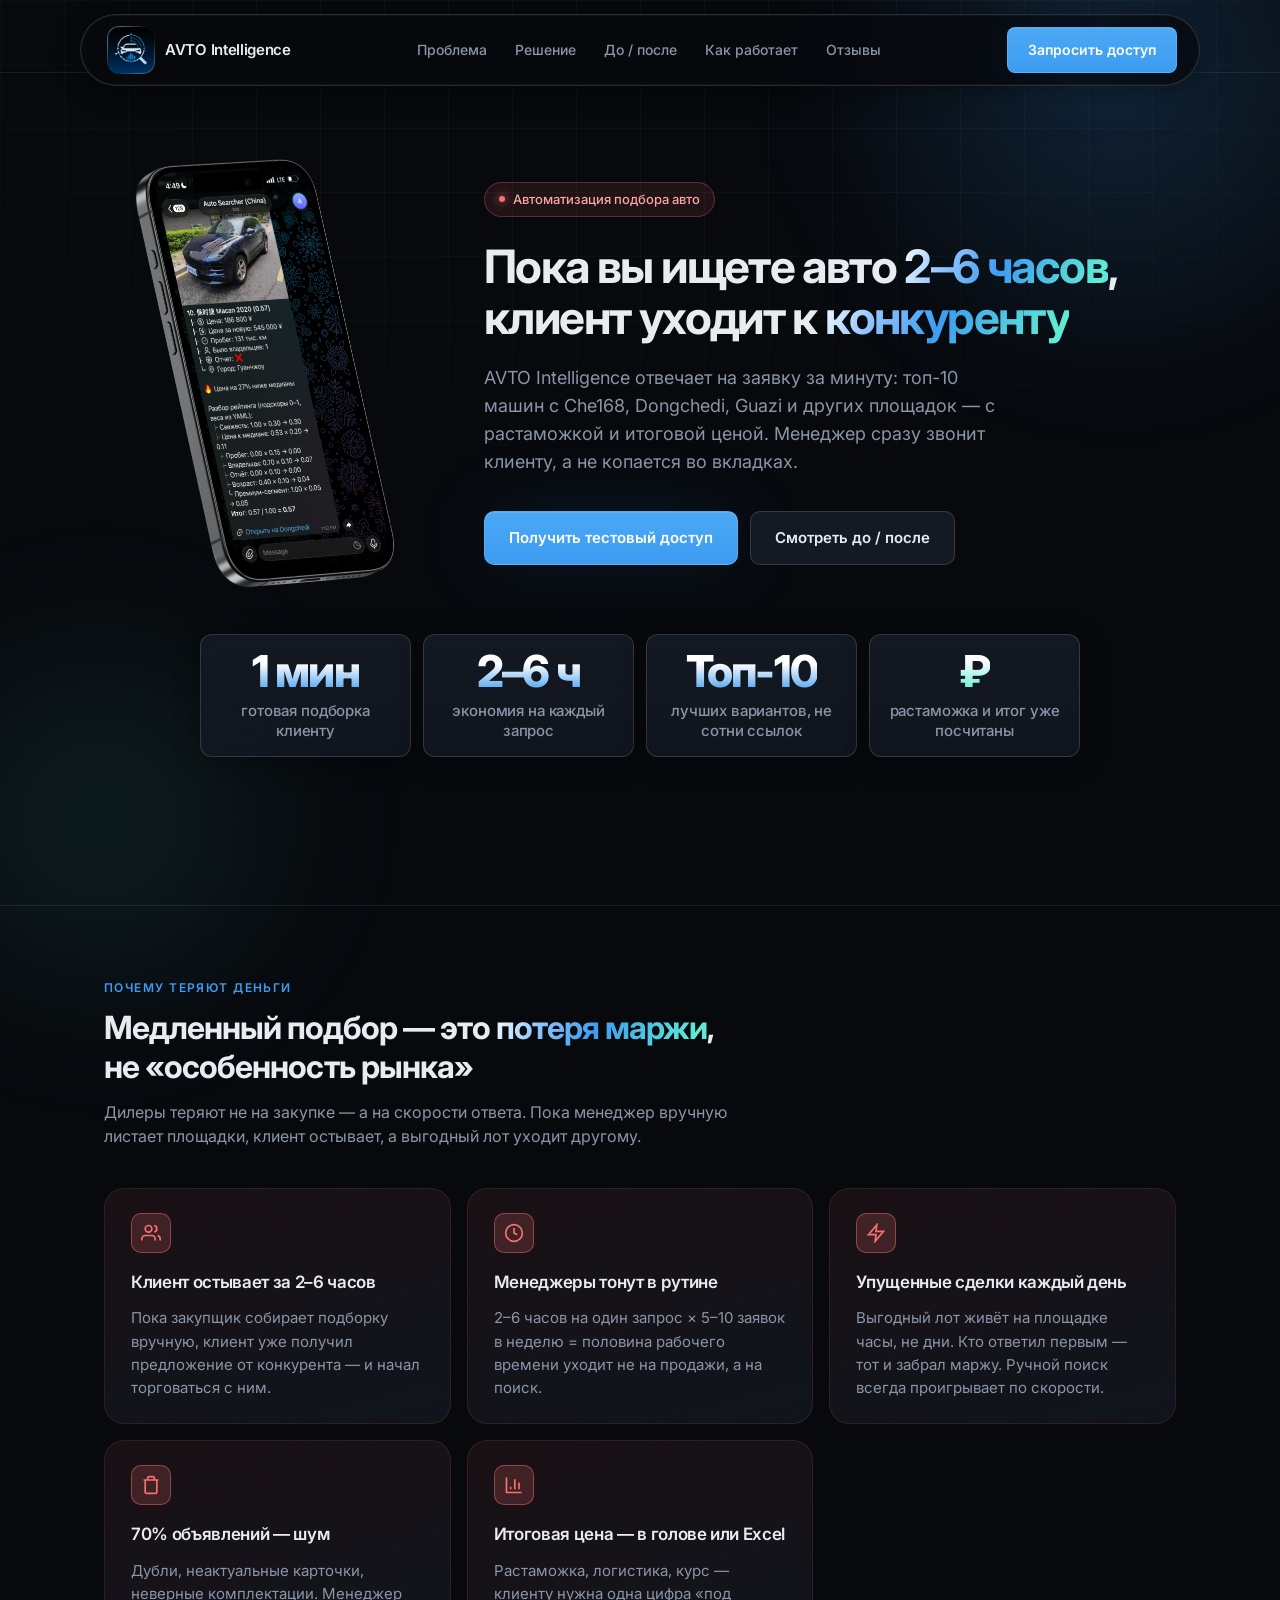
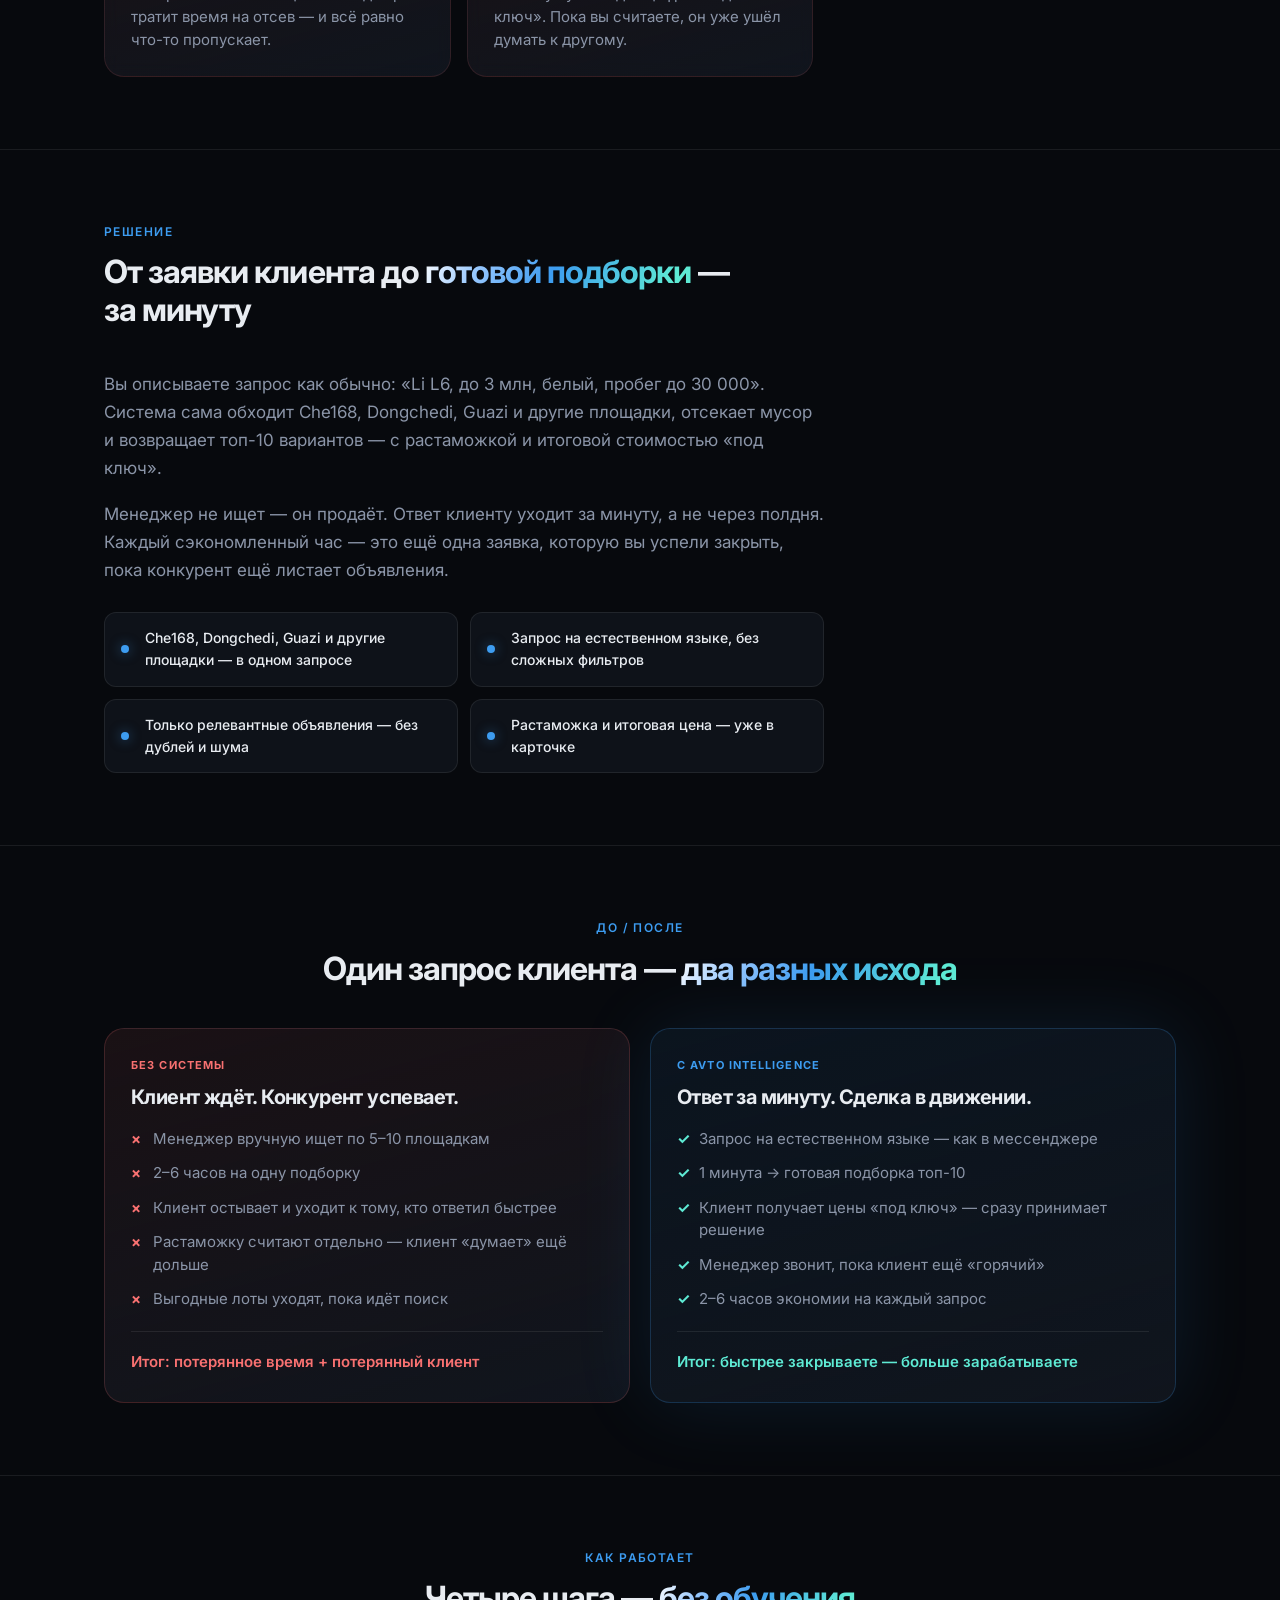
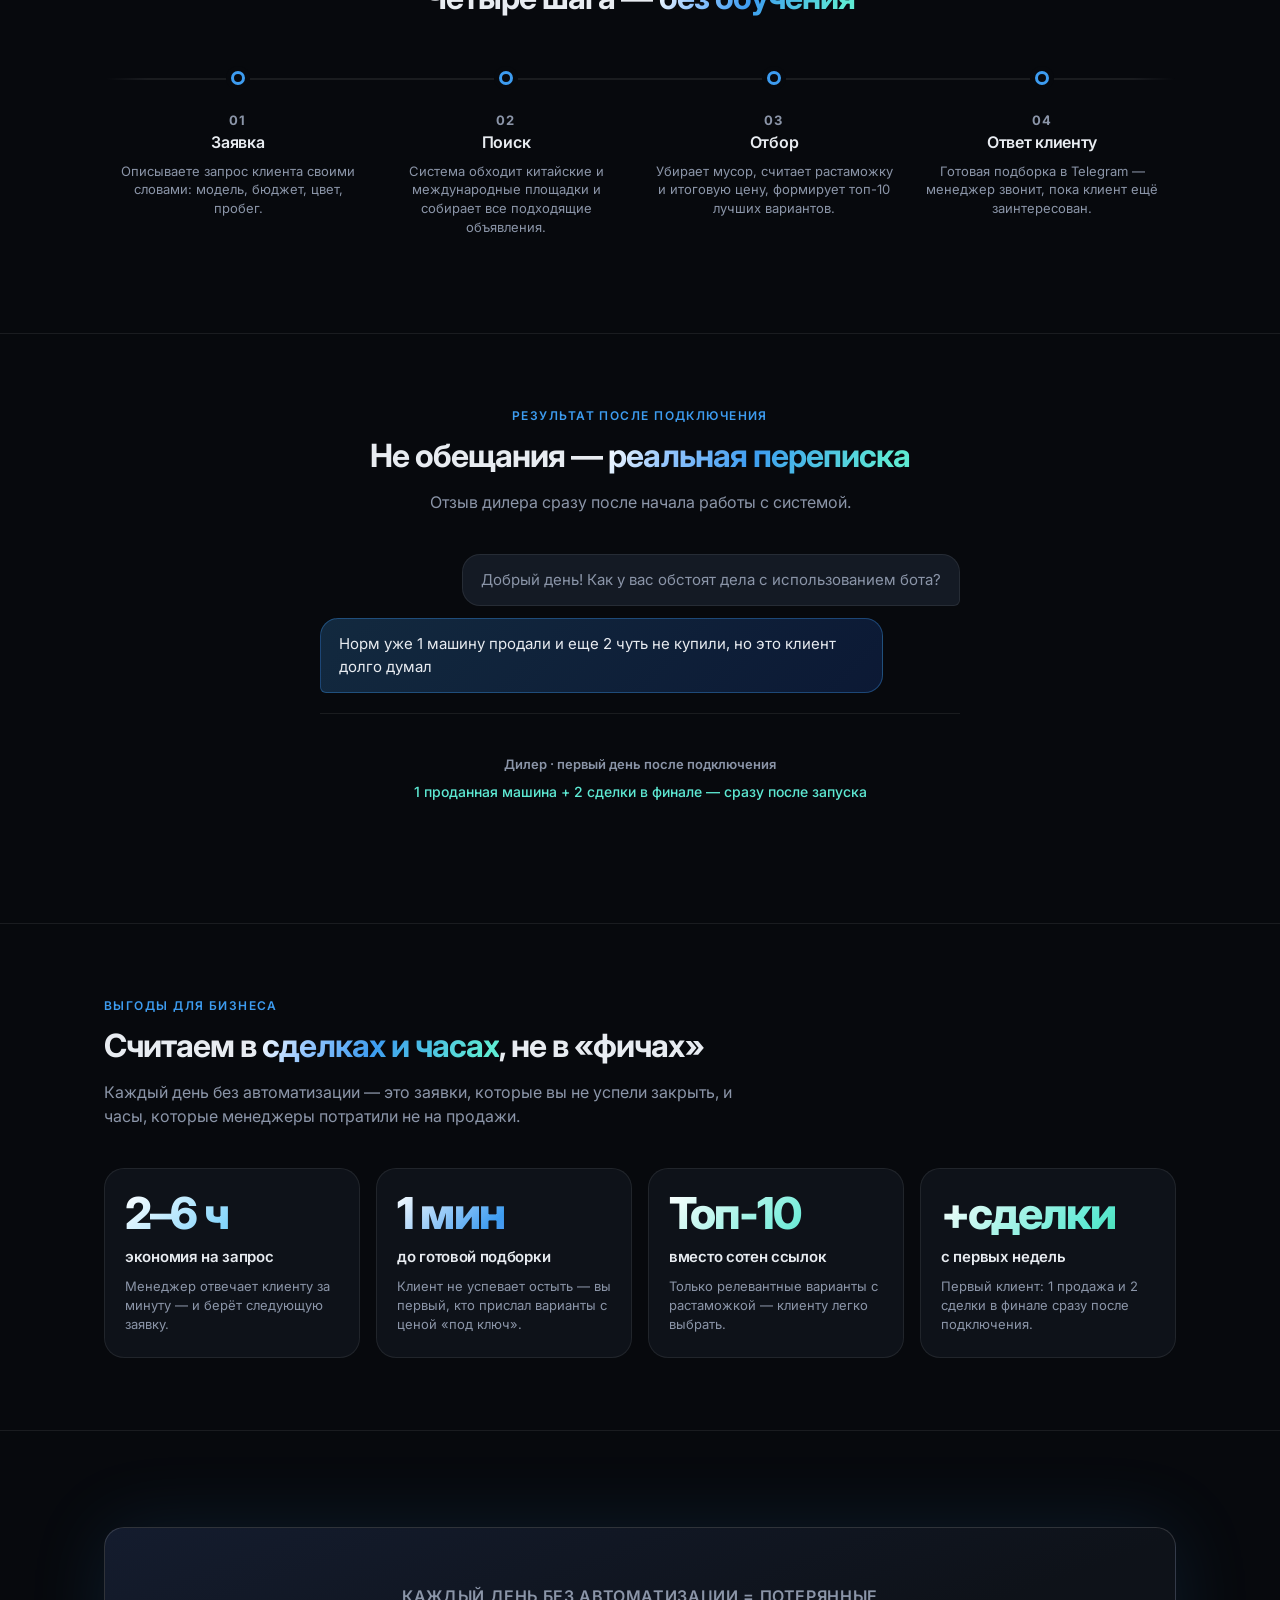
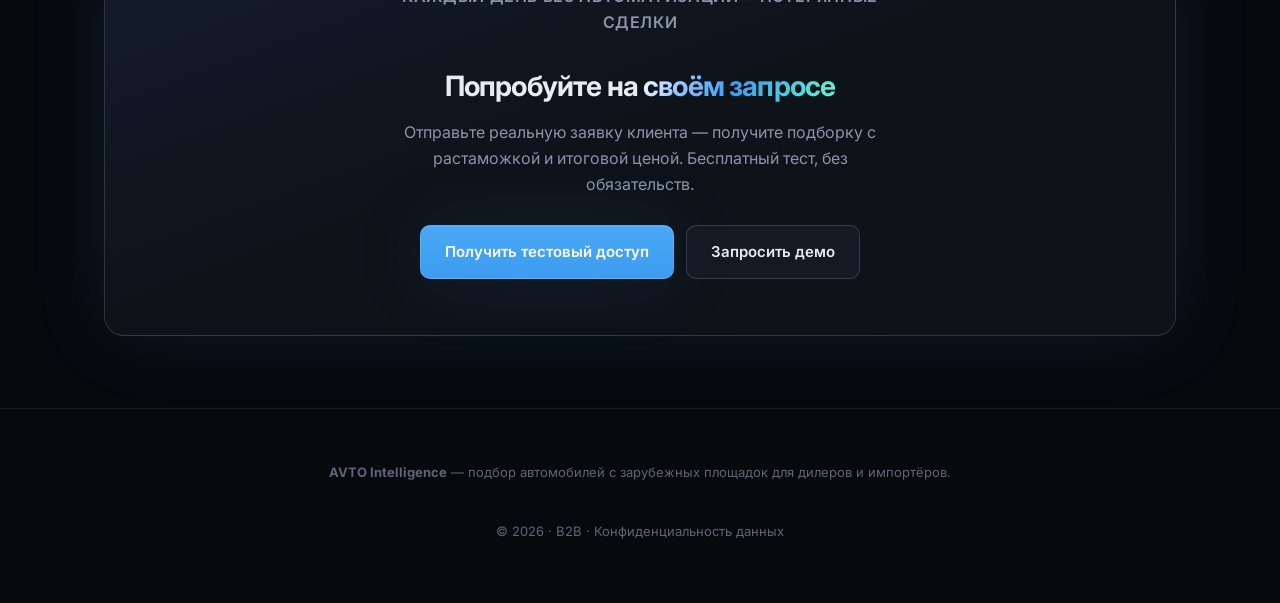
<file: index.html>
<!DOCTYPE html>
<html lang="ru">
  <head>
    <meta charset="UTF-8" />
    <meta name="viewport" content="width=device-width, initial-scale=1" />
    <meta
      name="description"
      content="Подбор автомобилей с китайских и международных площадок за 1 минуту. Топ-10 вариантов с растаможкой и итоговой ценой. Экономия 2–6 часов на каждый запрос для дилеров и импортёров."
    />
    <title>Подбор авто для дилеров за 1 минуту | AVTO Intelligence</title>
    <link rel="canonical" href="https://avto-intelligence.github.io/" />
    <link rel="icon" href="/favicon.svg" type="image/svg+xml" />
    <link rel="apple-touch-icon" href="/img/telegram-demo.png" />
    <meta name="theme-color" content="#0f172a" />
    <meta property="og:type" content="website" />
    <meta property="og:locale" content="ru_RU" />
    <meta property="og:site_name" content="AVTO Intelligence" />
    <meta property="og:url" content="https://avto-intelligence.github.io/" />
    <meta property="og:title" content="Подбор авто для дилеров за 1 минуту | AVTO Intelligence" />
    <meta
      property="og:description"
      content="Готовая подборка с растаможкой за минуту вместо 2–6 часов ручного поиска. Che168, Dongchedi, Guazi и другие площадки."
    />
    <meta property="og:image" content="https://avto-intelligence.github.io/img/og-cover.jpg" />
    <meta property="og:image:width" content="1200" />
    <meta property="og:image:height" content="630" />
    <meta property="og:image:type" content="image/jpeg" />
    <meta
      property="og:image:alt"
      content="AVTO Intelligence — подбор автомобилей для дилеров за 1 минуту"
    />
    <meta name="twitter:card" content="summary_large_image" />
    <meta name="twitter:title" content="Подбор авто для дилеров за 1 минуту | AVTO Intelligence" />
    <meta
      name="twitter:description"
      content="Готовая подборка с растаможкой за минуту вместо 2–6 часов ручного поиска."
    />
    <meta name="twitter:image" content="https://avto-intelligence.github.io/img/og-cover.jpg" />
    <script type="application/ld+json">
      {
        "@context": "https://schema.org",
        "@graph": [
          {
            "@type": "Organization",
            "@id": "https://avto-intelligence.github.io/#organization",
            "name": "AVTO Intelligence",
            "url": "https://avto-intelligence.github.io/",
            "logo": "https://avto-intelligence.github.io/favicon.svg",
            "description": "Система подбора автомобилей с зарубежных площадок для дилеров и импортёров."
          },
          {
            "@type": "WebSite",
            "@id": "https://avto-intelligence.github.io/#website",
            "url": "https://avto-intelligence.github.io/",
            "name": "AVTO Intelligence",
            "publisher": { "@id": "https://avto-intelligence.github.io/#organization" },
            "inLanguage": "ru-RU"
          },
          {
            "@type": "SoftwareApplication",
            "@id": "https://avto-intelligence.github.io/#software",
            "name": "AVTO Intelligence",
            "applicationCategory": "BusinessApplication",
            "operatingSystem": "Web",
            "url": "https://avto-intelligence.github.io/",
            "description": "Подбор автомобилей с китайских и международных площадок за 1 минуту. Топ-10 вариантов с растаможкой и итоговой стоимостью.",
            "offers": {
              "@type": "Offer",
              "price": "0",
              "priceCurrency": "RUB",
              "description": "Тестовый доступ по запросу"
            },
            "provider": { "@id": "https://avto-intelligence.github.io/#organization" }
          }
        ]
      }
    </script>
    <link rel="preload" as="image" href="img/telegram-demo.png" />
    <link rel="preconnect" href="https://fonts.googleapis.com" />
    <link rel="preconnect" href="https://fonts.gstatic.com" crossorigin />
    <link
      href="https://fonts.googleapis.com/css2?family=Inter:wght@400;500;600;700;800&display=swap"
      rel="stylesheet"
    />
    <link rel="stylesheet" href="styles.css" />
  </head>
  <body>
    <div class="bg-grid" aria-hidden="true"></div>
    <div class="bg-orb" aria-hidden="true"></div>
    <div class="bg-orb-2" aria-hidden="true"></div>

    <header class="site-nav">
      <div class="inner">
        <a class="brand" href="#top" aria-label="На главную">
          <img class="brand-mark" src="img/logo.png" width="48" height="48" alt="" />
          AVTO Intelligence
        </a>
        <nav class="nav-links" aria-label="Основная навигация">
          <a href="#problem">Проблема</a>
          <a href="#solution">Решение</a>
          <a href="#compare">До / после</a>
          <a href="#how">Как работает</a>
          <a href="#proof">Отзывы</a>
        </nav>
        <div class="nav-cta">
          <a class="btn btn-primary" href="https://t.me/taiakin" target="_blank" rel="noopener noreferrer"
            >Запросить доступ</a
          >
        </div>
      </div>
    </header>

    <main id="top">
      <section class="hero">
        <div class="wrap">
          <div class="hero-layout">
            <div class="hero-text">
              <div class="pill pill-urgency">
                <span class="pill-dot" aria-hidden="true"></span>
                Автоматизация подбора авто
              </div>
              <h1>
                Пока вы ищете авто <span class="title-grad">2–6 часов</span>, клиент уходит к
                <span class="title-grad">конкуренту</span>
              </h1>
              <p class="hero-lead">
                AVTO Intelligence отвечает на заявку за минуту: топ-10 машин с Che168, Dongchedi, Guazi и других
                площадок — с растаможкой и итоговой ценой. Менеджер сразу звонит клиенту, а не копается во вкладках.
              </p>
              <div class="hero-cta">
                <a
                  class="btn btn-primary btn-lg"
                  href="https://t.me/taiakin"
                  target="_blank"
                  rel="noopener noreferrer"
                  >Получить тестовый доступ</a
                >
                <a class="btn btn-secondary btn-lg" href="#compare">Смотреть до / после</a>
              </div>
            </div>
            <figure class="hero-figure">
              <img
                src="img/telegram-demo.png"
                width="638"
                height="912"
                alt="Готовая подборка автомобилей в Telegram: цена, пробег, растаможка и итоговая стоимость"
                loading="eager"
                decoding="async"
              />
            </figure>
          </div>
          <div class="hero-stats" aria-label="Ключевые результаты">
            <div class="hero-stat">
              <span class="hero-stat-value">1 мин</span>
              <span class="hero-stat-label">готовая подборка клиенту</span>
            </div>
            <div class="hero-stat">
              <span class="hero-stat-value">2–6 ч</span>
              <span class="hero-stat-label">экономия на каждый запрос</span>
            </div>
            <div class="hero-stat">
              <span class="hero-stat-value">Топ-10</span>
              <span class="hero-stat-label">лучших вариантов, не сотни ссылок</span>
            </div>
            <div class="hero-stat">
              <span class="hero-stat-value">₽</span>
              <span class="hero-stat-label">растаможка и итог уже посчитаны</span>
            </div>
          </div>
        </div>
      </section>

      <section id="problem">
        <div class="wrap">
          <div class="section-head">
            <p class="section-kicker">Почему теряют деньги</p>
            <h2 class="section-title">Медленный подбор — это <span class="title-grad">потеря маржи</span>, не «особенность рынка»</h2>
            <p class="section-desc">
              Дилеры теряют не на закупке — а на скорости ответа. Пока менеджер вручную листает площадки, клиент
              остывает, а выгодный лот уходит другому.
            </p>
          </div>
          <div class="grid-problem">
            <article class="card card-problem">
              <div class="card-icon" aria-hidden="true">
                <svg width="20" height="20" viewBox="0 0 24 24" fill="none" stroke="currentColor" stroke-width="2">
                  <path d="M17 21v-2a4 4 0 0 0-4-4H5a4 4 0 0 0-4 4v2" />
                  <circle cx="9" cy="7" r="4" />
                  <path d="M23 21v-2a4 4 0 0 0-3-3.87M16 3.13a4 4 0 0 1 0 7.75" />
                </svg>
              </div>
              <h3>Клиент остывает за 2–6 часов</h3>
              <p>
                Пока закупщик собирает подборку вручную, клиент уже получил предложение от конкурента — и начал
                торговаться с ним.
              </p>
            </article>
            <article class="card card-problem">
              <div class="card-icon" aria-hidden="true">
                <svg width="20" height="20" viewBox="0 0 24 24" fill="none" stroke="currentColor" stroke-width="2">
                  <circle cx="12" cy="12" r="10" />
                  <path d="M12 6v6l4 2" />
                </svg>
              </div>
              <h3>Менеджеры тонут в рутине</h3>
              <p>
                2–6 часов на один запрос × 5–10 заявок в неделю = половина рабочего времени уходит не на продажи, а
                на поиск.
              </p>
            </article>
            <article class="card card-problem">
              <div class="card-icon" aria-hidden="true">
                <svg width="20" height="20" viewBox="0 0 24 24" fill="none" stroke="currentColor" stroke-width="2">
                  <path d="M13 2L3 14h9l-1 8 10-12h-9l1-8z" />
                </svg>
              </div>
              <h3>Упущенные сделки каждый день</h3>
              <p>
                Выгодный лот живёт на площадке часы, не дни. Кто ответил первым — тот и забрал маржу. Ручной поиск
                всегда проигрывает по скорости.
              </p>
            </article>
            <article class="card card-problem">
              <div class="card-icon" aria-hidden="true">
                <svg width="20" height="20" viewBox="0 0 24 24" fill="none" stroke="currentColor" stroke-width="2">
                  <path d="M3 6h18M19 6v14a2 2 0 0 1-2 2H7a2 2 0 0 1-2-2V6M8 6V4a2 2 0 0 1 2-2h4a2 2 0 0 1 2 2v2" />
                </svg>
              </div>
              <h3>70% объявлений — шум</h3>
              <p>
                Дубли, неактуальные карточки, неверные комплектации. Менеджер тратит время на отсев — и всё равно
                что-то пропускает.
              </p>
            </article>
            <article class="card card-problem">
              <div class="card-icon" aria-hidden="true">
                <svg width="20" height="20" viewBox="0 0 24 24" fill="none" stroke="currentColor" stroke-width="2">
                  <path d="M3 3v18h18" />
                  <path d="M18 17V9M13 17V5M8 17v-3" />
                </svg>
              </div>
              <h3>Итоговая цена — в голове или Excel</h3>
              <p>
                Растаможка, логистика, курс — клиенту нужна одна цифра «под ключ». Пока вы считаете, он уже ушёл
                думать к другому.
              </p>
            </article>
          </div>
        </div>
      </section>

      <section id="solution">
        <div class="wrap">
          <div class="section-head">
            <p class="section-kicker">Решение</p>
            <h2 class="section-title">От заявки клиента до <span class="title-grad">готовой подборки</span> — за минуту</h2>
          </div>
          <div class="solution-prose">
            <p>
              Вы описываете запрос как обычно: «Li L6, до 3 млн, белый, пробег до 30 000». Система сама обходит
              Che168, Dongchedi, Guazi и другие площадки, отсекает мусор и возвращает топ-10 вариантов — с растаможкой
              и итоговой стоимостью «под ключ».
            </p>
            <p>
              Менеджер не ищет — он продаёт. Ответ клиенту уходит за минуту, а не через полдня. Каждый сэкономленный
              час — это ещё одна заявка, которую вы успели закрыть, пока конкурент ещё листает объявления.
            </p>
          </div>
          <ul class="solution-highlights">
            <li>Che168, Dongchedi, Guazi и другие площадки — в одном запросе</li>
            <li>Запрос на естественном языке, без сложных фильтров</li>
            <li>Только релевантные объявления — без дублей и шума</li>
            <li>Растаможка и итоговая цена — уже в карточке</li>
          </ul>
        </div>
      </section>

      <section id="compare">
        <div class="wrap">
          <div class="section-head section-head-center">
            <p class="section-kicker">До / после</p>
            <h2 class="section-title">Один запрос клиента — <span class="title-grad">два разных исхода</span></h2>
          </div>
          <div class="compare-grid">
            <article class="compare-card compare-before">
              <p class="compare-label">Без системы</p>
              <h3>Клиент ждёт. Конкурент успевает.</h3>
              <ul>
                <li>Менеджер вручную ищет по 5–10 площадкам</li>
                <li>2–6 часов на одну подборку</li>
                <li>Клиент остывает и уходит к тому, кто ответил быстрее</li>
                <li>Растаможку считают отдельно — клиент «думает» ещё дольше</li>
                <li>Выгодные лоты уходят, пока идёт поиск</li>
              </ul>
              <p class="compare-result compare-result-bad">Итог: потерянное время + потерянный клиент</p>
            </article>
            <article class="compare-card compare-after">
              <p class="compare-label">С AVTO Intelligence</p>
              <h3>Ответ за минуту. Сделка в движении.</h3>
              <ul>
                <li>Запрос на естественном языке — как в мессенджере</li>
                <li>1 минута → готовая подборка топ-10</li>
                <li>Клиент получает цены «под ключ» — сразу принимает решение</li>
                <li>Менеджер звонит, пока клиент ещё «горячий»</li>
                <li>2–6 часов экономии на каждый запрос</li>
              </ul>
              <p class="compare-result compare-result-good">Итог: быстрее закрываете — больше зарабатываете</p>
            </article>
          </div>
        </div>
      </section>

      <section id="how">
        <div class="wrap">
          <div class="section-head section-head-center">
            <p class="section-kicker">Как работает</p>
            <h2 class="section-title">Четыре шага — <span class="title-grad">без обучения</span></h2>
          </div>
          <div class="process-timeline process-timeline-compact" role="list">
            <article class="timeline-step" role="listitem">
              <div class="timeline-rail" aria-hidden="true">
                <span class="timeline-dot"></span>
              </div>
              <div class="timeline-body">
                <p class="timeline-num">01</p>
                <h3>Заявка</h3>
                <p>Описываете запрос клиента своими словами: модель, бюджет, цвет, пробег.</p>
              </div>
            </article>
            <article class="timeline-step" role="listitem">
              <div class="timeline-rail" aria-hidden="true">
                <span class="timeline-dot"></span>
              </div>
              <div class="timeline-body">
                <p class="timeline-num">02</p>
                <h3>Поиск</h3>
                <p>Система обходит китайские и международные площадки и собирает все подходящие объявления.</p>
              </div>
            </article>
            <article class="timeline-step" role="listitem">
              <div class="timeline-rail" aria-hidden="true">
                <span class="timeline-dot"></span>
              </div>
              <div class="timeline-body">
                <p class="timeline-num">03</p>
                <h3>Отбор</h3>
                <p>Убирает мусор, считает растаможку и итоговую цену, формирует топ-10 лучших вариантов.</p>
              </div>
            </article>
            <article class="timeline-step" role="listitem">
              <div class="timeline-rail" aria-hidden="true">
                <span class="timeline-dot"></span>
              </div>
              <div class="timeline-body">
                <p class="timeline-num">04</p>
                <h3>Ответ клиенту</h3>
                <p>Готовая подборка в Telegram — менеджер звонит, пока клиент ещё заинтересован.</p>
              </div>
            </article>
          </div>
        </div>
      </section>

      <section id="proof">
        <div class="wrap">
          <div class="section-head section-head-center">
            <p class="section-kicker">Результат после подключения</p>
            <h2 class="section-title">Не обещания — <span class="title-grad">реальная переписка</span></h2>
            <p class="section-desc">Отзыв дилера сразу после начала работы с системой.</p>
          </div>
          <blockquote class="testimonial">
            <div class="testimonial-chat">
              <div class="chat-bubble chat-bubble-us">
                <p>Добрый день! Как у вас обстоят дела с использованием бота?</p>
              </div>
              <div class="chat-bubble chat-bubble-them">
                <p>Норм уже 1 машину продали и еще 2 чуть не купили, но это клиент долго думал</p>
              </div>
            </div>
            <footer class="testimonial-footer">
              <p class="testimonial-meta">Дилер · первый день после подключения</p>
              <p class="testimonial-note">1 проданная машина + 2 сделки в финале — сразу после запуска</p>
            </footer>
          </blockquote>
        </div>
      </section>

      <section id="benefits">
        <div class="wrap">
          <div class="section-head">
            <p class="section-kicker">Выгоды для бизнеса</p>
            <h2 class="section-title">Считаем в <span class="title-grad">сделках и часах</span>, не в «фичах»</h2>
            <p class="section-desc">
              Каждый день без автоматизации — это заявки, которые вы не успели закрыть, и часы, которые менеджеры
              потратили не на продажи.
            </p>
          </div>
          <div class="roi-metrics">
            <article class="roi-metric">
              <div class="roi-metric-value" data-tone="cut">2–6 ч</div>
              <p class="roi-metric-title">экономия на запрос</p>
              <p class="roi-metric-desc">Менеджер отвечает клиенту за минуту — и берёт следующую заявку.</p>
            </article>
            <article class="roi-metric">
              <div class="roi-metric-value" data-tone="speed">1 мин</div>
              <p class="roi-metric-title">до готовой подборки</p>
              <p class="roi-metric-desc">Клиент не успевает остыть — вы первый, кто прислал варианты с ценой «под ключ».</p>
            </article>
            <article class="roi-metric">
              <div class="roi-metric-value" data-tone="gain">Топ-10</div>
              <p class="roi-metric-title">вместо сотен ссылок</p>
              <p class="roi-metric-desc">Только релевантные варианты с растаможкой — клиенту легко выбрать.</p>
            </article>
            <article class="roi-metric">
              <div class="roi-metric-value" data-tone="gain">+сделки</div>
              <p class="roi-metric-title">с первых недель</p>
              <p class="roi-metric-desc">Первый клиент: 1 продажа и 2 сделки в финале сразу после подключения.</p>
            </article>
          </div>
        </div>
      </section>

      <section id="demo" aria-labelledby="demo-title">
        <div class="wrap">
          <div class="cta-band">
            <p class="cta-urgency">Каждый день без автоматизации = потерянные сделки</p>
            <h2 id="demo-title">Попробуйте на <span class="title-grad">своём запросе</span></h2>
            <p>
              Отправьте реальную заявку клиента — получите подборку с растаможкой и итоговой ценой. Бесплатный тест,
              без обязательств.
            </p>
            <div class="btn-row">
              <a
                class="btn btn-primary btn-lg"
                href="https://t.me/taiakin"
                target="_blank"
                rel="noopener noreferrer"
                >Получить тестовый доступ</a
              >
              <a
                class="btn btn-secondary btn-lg"
                href="https://t.me/taiakin"
                target="_blank"
                rel="noopener noreferrer"
                >Запросить демо</a
              >
            </div>
          </div>
        </div>
      </section>
    </main>

    <footer>
      <div class="wrap">
        <p><strong>AVTO Intelligence</strong> — подбор автомобилей с зарубежных площадок для дилеров и импортёров.</p>
        <p>© <span id="y"></span> · B2B · Конфиденциальность данных</p>
      </div>
    </footer>
    <script>
      (function () {
        var yEl = document.getElementById("y");
        if (yEl) yEl.textContent = new Date().getFullYear();

        var nav = document.querySelector(".site-nav");
        if (!nav) return;

        var lastScrollY = window.scrollY;
        var ticking = false;
        var delta = 10;
        var topAlwaysVisible = 48;

        function updateNav() {
          ticking = false;
          var y = window.scrollY;
          if (y < topAlwaysVisible) {
            nav.classList.remove("is-hidden");
          } else if (y > lastScrollY + delta) {
            nav.classList.add("is-hidden");
          } else if (y < lastScrollY - delta) {
            nav.classList.remove("is-hidden");
          }
          lastScrollY = y;
        }

        window.addEventListener(
          "scroll",
          function () {
            if (!ticking) {
              ticking = true;
              requestAnimationFrame(updateNav);
            }
          },
          { passive: true },
        );
      })();
    </script>
  </body>
</html>
</file>
<file: styles.css>
/* AVTO Intelligence — B2B landing */
:root {
  --bg-deep: #07090d;
  --bg-surface: #0e1219;
  --bg-elevated: #141a24;
  --bg-card: rgba(20, 26, 36, 0.72);
  --border: rgba(255, 255, 255, 0.08);
  --border-strong: rgba(255, 255, 255, 0.14);
  --text: #e8ecf1;
  --text-muted: #8b95a8;
  --text-dim: #5c6678;
  --accent: #3d9cf0;
  --accent-soft: rgba(61, 156, 240, 0.14);
  --accent-2: #5eead4;
  --accent-2-soft: rgba(94, 234, 212, 0.1);
  --danger-soft: rgba(248, 113, 113, 0.08);
  --radius-lg: 20px;
  --radius-md: 12px;
  --radius-sm: 8px;
  --shadow-glow: 0 0 80px rgba(61, 156, 240, 0.12);
  --font-sans: "Inter", system-ui, -apple-system, sans-serif;
  --max: 1120px;
}

*,
*::before,
*::after {
  box-sizing: border-box;
}

html {
  scroll-behavior: smooth;
  scroll-padding-top: 96px;
}

body {
  margin: 0;
  font-family: var(--font-sans);
  font-size: 16px;
  line-height: 1.6;
  color: var(--text);
  background: var(--bg-deep);
  -webkit-font-smoothing: antialiased;
}

main {
  padding-top: 72px;
}

a {
  color: var(--accent);
  text-decoration: none;
}
a:hover {
  text-decoration: underline;
}

img {
  max-width: 100%;
  height: auto;
}

/* Background */
.bg-grid {
  position: fixed;
  inset: 0;
  pointer-events: none;
  z-index: 0;
  background-image:
    linear-gradient(rgba(255, 255, 255, 0.03) 1px, transparent 1px),
    linear-gradient(90deg, rgba(255, 255, 255, 0.03) 1px, transparent 1px);
  background-size: 64px 64px;
  mask-image: radial-gradient(ellipse 80% 60% at 50% 0%, black 40%, transparent 100%);
}

.bg-orb {
  position: fixed;
  width: 720px;
  height: 720px;
  top: -280px;
  right: -200px;
  pointer-events: none;
  z-index: 0;
  background: radial-gradient(circle, rgba(61, 156, 240, 0.18) 0%, transparent 65%);
  filter: blur(40px);
}

.bg-orb-2 {
  position: fixed;
  width: 560px;
  height: 560px;
  bottom: -200px;
  left: -180px;
  pointer-events: none;
  z-index: 0;
  background: radial-gradient(circle, rgba(94, 234, 212, 0.1) 0%, transparent 65%);
  filter: blur(48px);
}

.wrap {
  position: relative;
  z-index: 1;
  max-width: var(--max);
  margin: 0 auto;
  padding: 0 24px;
}

/* Nav — fixed «таблетка», скрывается при скролле вниз */
.site-nav {
  position: fixed;
  top: 14px;
  left: 16px;
  right: 16px;
  z-index: 50;
  padding: 0;
  margin: 0;
  background: transparent;
  border: none;
  backdrop-filter: none;
  transform: translateY(0);
  opacity: 1;
  pointer-events: none;
  transition:
    transform 0.38s cubic-bezier(0.4, 0, 0.2, 1),
    opacity 0.28s ease;
  will-change: transform;
}

.site-nav .inner {
  pointer-events: auto;
  max-width: var(--max);
  margin: 0 auto;
  padding: 11px 18px 11px 22px;
  display: flex;
  align-items: center;
  justify-content: space-between;
  gap: 16px;
  background: rgba(7, 9, 13, 0.86);
  backdrop-filter: blur(20px);
  -webkit-backdrop-filter: blur(20px);
  border: 1px solid var(--border-strong);
  border-radius: 9999px;
  box-shadow:
    0 4px 24px rgba(0, 0, 0, 0.45),
    0 0 0 1px rgba(255, 255, 255, 0.04) inset;
}

.site-nav.is-hidden {
  transform: translateY(calc(-100% - 28px));
  opacity: 0;
  pointer-events: none;
}

.site-nav.is-hidden .inner {
  pointer-events: none;
}

@media (min-width: 880px) {
  .site-nav .inner {
    padding-left: 26px;
    padding-right: 22px;
  }
}

.brand {
  display: flex;
  align-items: center;
  gap: 10px;
  font-weight: 600;
  font-size: 15px;
  letter-spacing: -0.02em;
  color: var(--text);
  text-decoration: none;
}
.brand:hover {
  text-decoration: none;
  color: var(--text);
}
.brand-mark {
  width: 48px;
  height: 48px;
  border-radius: 9px;
  display: block;
  flex-shrink: 0;
  object-fit: cover;
}

.nav-links {
  display: none;
  gap: 28px;
  font-size: 14px;
}
@media (min-width: 880px) {
  .nav-links {
    display: flex;
  }
}
.nav-links a {
  color: var(--text-muted);
  text-decoration: none;
  font-weight: 500;
}
.nav-links a:hover {
  color: var(--text);
  text-decoration: none;
}

.nav-cta {
  display: flex;
  align-items: center;
  gap: 10px;
}

/* Buttons */
.btn {
  display: inline-flex;
  align-items: center;
  justify-content: center;
  gap: 8px;
  padding: 11px 20px;
  font-family: inherit;
  font-size: 14px;
  font-weight: 600;
  border-radius: var(--radius-sm);
  border: 1px solid transparent;
  cursor: pointer;
  text-decoration: none;
  transition: background 0.2s, border-color 0.2s, transform 0.15s;
  white-space: nowrap;
}
.btn:hover {
  text-decoration: none;
}
.btn:active {
  transform: translateY(1px);
}

.btn-primary {
  background: linear-gradient(180deg, #4aa8f5 0%, var(--accent) 100%);
  color: #fff;
  border-color: rgba(255, 255, 255, 0.12);
  box-shadow: 0 1px 0 rgba(255, 255, 255, 0.1) inset, var(--shadow-glow);
}
.btn-primary:hover {
  filter: brightness(1.05);
}

.btn-secondary {
  background: var(--bg-elevated);
  color: var(--text);
  border-color: var(--border-strong);
}
.btn-secondary:hover {
  background: #1a2230;
  border-color: rgba(255, 255, 255, 0.22);
}

.btn-lg {
  padding: 14px 24px;
  font-size: 15px;
  border-radius: 10px;
}

.btn-ghost {
  background: transparent;
  color: var(--text-muted);
  border-color: transparent;
  padding-left: 12px;
  padding-right: 12px;
}
.btn-ghost:hover {
  color: var(--text);
}

/* Hero */
.hero {
  padding: 48px 0 88px;
  text-align: center;
}

@media (min-width: 768px) {
  .hero {
    padding: 72px 0 100px;
  }
}

.hero-layout {
  display: flex;
  flex-direction: column;
  align-items: center;
  gap: 36px;
  margin-bottom: 8px;
}

@media (min-width: 960px) {
  .hero-layout {
    display: grid;
    grid-template-columns: minmax(260px, 340px) minmax(0, 1fr);
    grid-template-areas: "visual copy";
    align-items: center;
    gap: 48px 40px;
    margin-bottom: 12px;
    text-align: left;
  }

  .hero-text {
    grid-area: copy;
    text-align: left;
  }

  .hero-figure {
    grid-area: visual;
    max-width: none;
    justify-self: start;
    width: 100%;
  }

  .hero-text .hero-cta {
    justify-content: flex-start;
  }
}

.hero-text {
  width: 100%;
  max-width: 640px;
}

@media (min-width: 960px) {
  .hero-text {
    max-width: none;
  }
}

.hero-figure {
  margin: 0;
  width: 100%;
  max-width: 320px;
}

.hero-figure img {
  display: block;
  width: 100%;
  height: auto;
  border-radius: var(--radius-lg);
}

.pill {
  display: inline-flex;
  align-items: center;
  gap: 8px;
  padding: 6px 14px;
  border-radius: 999px;
  font-size: 13px;
  font-weight: 500;
  color: var(--accent-2);
  background: var(--accent-2-soft);
  border: 1px solid rgba(94, 234, 212, 0.2);
  margin-bottom: 24px;
}

.pill-urgency {
  color: #fca5a5;
  background: rgba(248, 113, 113, 0.1);
  border-color: rgba(248, 113, 113, 0.28);
}

.pill-urgency .pill-dot {
  background: #f87171;
  box-shadow: 0 0 10px #f87171;
}
.pill-dot {
  width: 6px;
  height: 6px;
  border-radius: 50%;
  background: var(--accent-2);
  box-shadow: 0 0 10px var(--accent-2);
}

.hero-stats {
  display: grid;
  grid-template-columns: repeat(2, minmax(0, 1fr));
  align-items: stretch;
  gap: 10px;
  margin: 28px auto 40px;
  max-width: 880px;
  text-align: center;
}

@media (min-width: 720px) {
  .hero-stats {
    grid-template-columns: repeat(4, minmax(0, 1fr));
    gap: 12px;
    margin-top: 32px;
    margin-bottom: 48px;
  }
}

.hero-stat {
  display: flex;
  flex-direction: column;
  justify-content: center;
  align-items: center;
  min-height: 118px;
  padding: 16px 12px;
  border-radius: var(--radius-md);
  background: linear-gradient(180deg, rgba(20, 26, 36, 0.95) 0%, var(--bg-card) 100%);
  border: 1px solid var(--border-strong);
  box-shadow: 0 4px 24px rgba(0, 0, 0, 0.35);
}

.hero-stat-value {
  display: block;
  font-size: clamp(28px, 6.5vw, 44px);
  font-weight: 800;
  letter-spacing: -0.045em;
  line-height: 0.95;
  background: linear-gradient(180deg, #fff 30%, var(--accent) 100%);
  -webkit-background-clip: text;
  -webkit-text-fill-color: transparent;
  background-clip: text;
}

.hero-stat:nth-child(4) .hero-stat-value {
  background: linear-gradient(180deg, #fff 20%, var(--accent-2) 100%);
  -webkit-background-clip: text;
  background-clip: text;
  -webkit-text-fill-color: transparent;
}

.hero-stat-label {
  display: block;
  margin-top: 8px;
  font-size: clamp(12px, 2vw, 15px);
  font-weight: 500;
  color: var(--text-muted);
  letter-spacing: -0.01em;
  line-height: 1.3;
}

.hero h1 {
  margin: 0 auto 20px;
  max-width: 900px;
  font-size: clamp(28px, 5vw, 46px);
  font-weight: 700;
  letter-spacing: -0.035em;
  line-height: 1.12;
}

@media (min-width: 960px) {
  .hero h1 {
    margin-left: 0;
    margin-right: 0;
    max-width: none;
  }
}

.hero-lead {
  margin: 0 auto 36px;
  max-width: 640px;
  font-size: 18px;
  color: var(--text-muted);
  line-height: 1.55;
}

@media (min-width: 960px) {
  .hero-lead {
    margin-left: 0;
    margin-right: 0;
    max-width: 520px;
  }
}

.hero-cta {
  display: flex;
  flex-wrap: wrap;
  gap: 12px;
  justify-content: center;
  margin-bottom: 0;
}

.hero-meta {
  display: flex;
  flex-wrap: wrap;
  gap: 24px 40px;
  justify-content: center;
  font-size: 13px;
  color: var(--text-dim);
}
.hero-meta span {
  display: inline-flex;
  align-items: center;
  gap: 8px;
}
.hero-meta svg {
  opacity: 0.7;
}

/* Sections */
section {
  padding: 72px 0;
  border-top: 1px solid var(--border);
}

.section-head {
  max-width: 640px;
  margin-bottom: 40px;
}

.section-head-center {
  max-width: 720px;
  margin-left: auto;
  margin-right: auto;
  text-align: center;
}

.section-kicker {
  font-size: 12px;
  font-weight: 600;
  letter-spacing: 0.12em;
  text-transform: uppercase;
  color: var(--accent);
  margin: 0 0 12px;
}

/* Слова с градиентом внутри заголовков */
.title-grad {
  background: linear-gradient(115deg, #ffffff 0%, #93c5fd 22%, var(--accent) 48%, var(--accent-2) 92%);
  -webkit-background-clip: text;
  -webkit-text-fill-color: transparent;
  background-clip: text;
  box-decoration-break: clone;
  -webkit-box-decoration-break: clone;
}

.section-title {
  margin: 0 0 14px;
  font-size: clamp(24px, 3.2vw, 32px);
  font-weight: 700;
  letter-spacing: -0.03em;
  line-height: 1.2;
}

.section-desc {
  margin: 0;
  font-size: 16px;
  color: var(--text-muted);
  line-height: 1.5;
}

/* Problem grid — 3 columns on wide screens */
.grid-problem {
  display: grid;
  gap: 16px;
  grid-template-columns: 1fr;
}
@media (min-width: 640px) {
  .grid-problem {
    grid-template-columns: repeat(2, 1fr);
  }
}
@media (min-width: 960px) {
  .grid-problem {
    grid-template-columns: repeat(3, 1fr);
  }
}

.card {
  background: var(--bg-card);
  border: 1px solid var(--border);
  border-radius: var(--radius-lg);
  padding: 24px 26px;
  backdrop-filter: blur(8px);
}

.card-problem {
  border-color: rgba(248, 113, 113, 0.12);
  background: linear-gradient(165deg, var(--danger-soft), var(--bg-card));
}

.card h3 {
  margin: 0 0 10px;
  font-size: 17px;
  font-weight: 600;
  letter-spacing: -0.02em;
}

.card p {
  margin: 0;
  font-size: 15px;
  color: var(--text-muted);
  line-height: 1.55;
}

.card-icon {
  width: 40px;
  height: 40px;
  border-radius: 10px;
  display: grid;
  place-items: center;
  margin-bottom: 16px;
  background: var(--bg-elevated);
  border: 1px solid var(--border);
  color: var(--text-muted);
}

.card-problem .card-icon {
  background: rgba(248, 113, 113, 0.18);
  border: 1px solid rgba(248, 113, 113, 0.45);
  color: #f87171;
}

/* Solution — prose */
.solution-prose {
  max-width: 720px;
  margin-bottom: 28px;
}

.solution-prose p {
  margin: 0 0 18px;
  font-size: 17px;
  color: var(--text-muted);
  line-height: 1.65;
}

.solution-prose p:last-child {
  margin-bottom: 0;
}

.solution-highlights {
  list-style: none;
  margin: 0;
  padding: 0;
  display: grid;
  gap: 12px;
  max-width: 720px;
}

@media (min-width: 640px) {
  .solution-highlights {
    grid-template-columns: repeat(2, minmax(0, 1fr));
  }
}

.solution-highlights li {
  position: relative;
  padding: 14px 16px 14px 40px;
  border-radius: var(--radius-md);
  font-size: 14px;
  font-weight: 500;
  color: var(--text);
  background: var(--bg-surface);
  border: 1px solid var(--border);
}

.solution-highlights li::before {
  content: "";
  position: absolute;
  left: 16px;
  top: 50%;
  transform: translateY(-50%);
  width: 8px;
  height: 8px;
  border-radius: 50%;
  background: var(--accent);
  box-shadow: 0 0 12px rgba(61, 156, 240, 0.5);
}

/* Before / After */
.compare-grid {
  display: grid;
  gap: 16px;
}

@media (min-width: 768px) {
  .compare-grid {
    grid-template-columns: repeat(2, minmax(0, 1fr));
    gap: 20px;
  }
}

.compare-card {
  padding: 28px 26px;
  border-radius: var(--radius-lg);
  border: 1px solid var(--border);
}

.compare-before {
  background: linear-gradient(165deg, var(--danger-soft), var(--bg-card));
  border-color: rgba(248, 113, 113, 0.18);
}

.compare-after {
  background: linear-gradient(165deg, rgba(61, 156, 240, 0.08), var(--bg-card));
  border-color: rgba(61, 156, 240, 0.22);
  box-shadow: var(--shadow-glow);
}

.compare-label {
  margin: 0 0 10px;
  font-size: 11px;
  font-weight: 700;
  letter-spacing: 0.1em;
  text-transform: uppercase;
}

.compare-before .compare-label {
  color: #f87171;
}

.compare-after .compare-label {
  color: var(--accent);
}

.compare-card h3 {
  margin: 0 0 18px;
  font-size: 20px;
  font-weight: 700;
  letter-spacing: -0.03em;
  line-height: 1.25;
}

.compare-card ul {
  margin: 0 0 20px;
  padding: 0;
  list-style: none;
}

.compare-card li {
  position: relative;
  padding-left: 22px;
  margin-bottom: 12px;
  font-size: 15px;
  color: var(--text-muted);
  line-height: 1.5;
}

.compare-card li:last-child {
  margin-bottom: 0;
}

.compare-before li::before {
  content: "×";
  position: absolute;
  left: 0;
  color: #f87171;
  font-weight: 700;
}

.compare-after li::before {
  content: "✓";
  position: absolute;
  left: 0;
  color: var(--accent-2);
  font-weight: 700;
}

.compare-result {
  margin: 0;
  padding-top: 18px;
  border-top: 1px solid var(--border);
  font-size: 15px;
  font-weight: 600;
}

.compare-result-bad {
  color: #f87171;
}

.compare-result-good {
  color: var(--accent-2);
}

/* Testimonial */
.testimonial {
  margin: 0 auto;
  max-width: 640px;
  padding: 0;
  border: none;
}

.testimonial-chat {
  display: flex;
  flex-direction: column;
  gap: 12px;
  margin-bottom: 20px;
}

.chat-bubble {
  max-width: 88%;
  padding: 14px 18px;
  border-radius: 18px;
  font-size: 15px;
  line-height: 1.5;
}

.chat-bubble p {
  margin: 0;
}

.chat-bubble-them {
  align-self: flex-start;
  background: linear-gradient(135deg, rgba(61, 156, 240, 0.22), rgba(37, 99, 235, 0.18));
  border: 1px solid rgba(61, 156, 240, 0.35);
  color: var(--text);
  border-bottom-left-radius: 6px;
}

.chat-bubble-us {
  align-self: flex-end;
  background: var(--bg-elevated);
  border: 1px solid var(--border);
  color: var(--text-muted);
  border-bottom-right-radius: 6px;
}

.testimonial-footer {
  text-align: center;
}

.testimonial-meta {
  margin: 0 0 6px;
  font-size: 13px;
  font-weight: 600;
  color: var(--text-muted);
}

.testimonial-note {
  margin: 0;
  font-size: 14px;
  color: var(--accent-2);
  font-weight: 500;
}

/* Solution grid (legacy) */
.solution-grid {
  display: grid;
  gap: 16px;
}
@media (min-width: 900px) {
  .solution-grid {
    grid-template-columns: repeat(3, 1fr);
  }
}

.solution-card {
  display: flex;
  flex-direction: column;
  align-items: flex-start;
  padding: 22px;
  border-radius: var(--radius-lg);
  background: var(--bg-surface);
  border: 1px solid var(--border);
  transition: border-color 0.2s;
}
.solution-card:hover {
  border-color: rgba(61, 156, 240, 0.25);
}

.solution-icon {
  width: 44px;
  height: 44px;
  border-radius: 12px;
  display: grid;
  place-items: center;
  margin-bottom: 12px;
  background: var(--accent-soft);
  border: 1px solid rgba(61, 156, 240, 0.28);
  color: var(--accent);
}

.solution-card .tag {
  font-size: 11px;
  font-weight: 600;
  letter-spacing: 0.08em;
  text-transform: uppercase;
  color: var(--accent);
  margin: 0 0 6px;
}
.solution-card h3 {
  margin: 0 0 8px;
  font-size: 17px;
  font-weight: 600;
  letter-spacing: -0.02em;
}
.solution-card p {
  margin: 0;
  font-size: 14px;
  color: var(--text-muted);
  line-height: 1.45;
}

/* Process — таймлайн: вертикально на мобиле, горизонтально на десктопе */
.process-timeline {
  display: flex;
  flex-direction: column;
  gap: 0;
  max-width: 720px;
  margin: 0 auto;
}

.timeline-step {
  display: grid;
  grid-template-columns: 40px minmax(0, 1fr);
  gap: 0 18px;
  padding-bottom: 28px;
}

.timeline-step:last-child {
  padding-bottom: 0;
}

.timeline-rail {
  position: relative;
  display: flex;
  justify-content: center;
  padding-top: 4px;
}

.timeline-rail::after {
  content: "";
  position: absolute;
  top: 18px;
  bottom: -28px;
  left: 50%;
  transform: translateX(-50%);
  width: 2px;
  background: var(--border);
  z-index: 0;
}

.timeline-step:last-child .timeline-rail::after {
  display: none;
}

.timeline-dot {
  position: relative;
  z-index: 1;
  width: 14px;
  height: 14px;
  border-radius: 50%;
  flex-shrink: 0;
  background: var(--bg-deep);
  border: 3px solid var(--accent);
  box-shadow: 0 0 0 4px var(--bg-deep);
}

.timeline-body {
  padding-bottom: 2px;
}

.timeline-icon {
  width: 40px;
  height: 40px;
  border-radius: 10px;
  display: grid;
  place-items: center;
  margin-bottom: 10px;
  background: var(--accent-soft);
  border: 1px solid rgba(61, 156, 240, 0.25);
  color: var(--accent);
}

.timeline-num {
  font-size: 11px;
  font-weight: 700;
  letter-spacing: 0.08em;
  color: var(--text-dim);
  margin: 0 0 6px;
}

.timeline-body h3 {
  margin: 0 0 6px;
  font-size: 16px;
  font-weight: 600;
  letter-spacing: -0.02em;
}

.timeline-body p {
  margin: 0;
  font-size: 14px;
  color: var(--text-muted);
  line-height: 1.45;
}

.process-timeline-compact .timeline-step {
  padding-bottom: 24px;
}

.process-timeline-compact .timeline-icon {
  display: none;
}

@media (min-width: 900px) {
  .process-timeline-compact .timeline-body p {
    max-width: 240px;
  }

  .process-timeline {
    flex-direction: row;
    align-items: flex-start;
    justify-content: space-between;
    gap: 0;
    max-width: none;
    margin: 0;
    padding-top: 0;
    position: relative;
  }

  .process-timeline::before {
    content: "";
    position: absolute;
    left: 0;
    right: 0;
    top: 21px;
    height: 2px;
    background: linear-gradient(
      90deg,
      transparent 0%,
      var(--border) 4%,
      var(--border) 96%,
      transparent 100%
    );
    z-index: 0;
  }

  .timeline-step {
    display: flex;
    flex-direction: column;
    align-items: center;
    flex: 1;
    min-width: 0;
    padding-bottom: 0;
    text-align: center;
    position: relative;
    z-index: 1;
  }

  .timeline-rail {
    width: 100%;
    height: 42px;
    flex-shrink: 0;
    display: flex;
    align-items: center;
    justify-content: center;
    padding-top: 0;
    margin-bottom: 12px;
  }

  .timeline-rail::after {
    display: none;
  }

  .timeline-dot {
    margin-top: 0;
    box-shadow: 0 0 0 5px var(--bg-deep);
  }

  .timeline-body {
    display: flex;
    flex-direction: column;
    align-items: center;
    width: 100%;
    padding: 0 6px;
  }

  .timeline-icon {
    margin-bottom: 10px;
  }

  .timeline-body p {
    font-size: 13px;
    max-width: 200px;
  }
}

/* ROI — деньги и часы */
.roi-intro.section-head {
  max-width: 720px;
}

.roi-pill-list {
  list-style: none;
  margin: 0 0 32px;
  padding: 0;
  display: flex;
  flex-wrap: wrap;
  gap: 10px;
  justify-content: center;
}

.roi-pill-list li {
  padding: 10px 16px;
  border-radius: 9999px;
  font-size: 13px;
  font-weight: 500;
  color: var(--text-muted);
  background: var(--bg-elevated);
  border: 1px solid var(--border);
}

.roi-metrics {
  display: grid;
  gap: 14px;
  grid-template-columns: 1fr;
}

@media (min-width: 640px) {
  .roi-metrics {
    grid-template-columns: repeat(2, minmax(0, 1fr));
  }
}

@media (min-width: 1024px) {
  .roi-metrics {
    grid-template-columns: repeat(4, minmax(0, 1fr));
    gap: 16px;
  }
}

.roi-metric {
  padding: 22px 20px 24px;
  border-radius: var(--radius-lg);
  background: var(--bg-surface);
  border: 1px solid var(--border);
  transition: border-color 0.2s;
}

.roi-metric:hover {
  border-color: rgba(61, 156, 240, 0.28);
}

.roi-metric-value {
  font-size: clamp(32px, 5vw, 44px);
  font-weight: 800;
  letter-spacing: -0.04em;
  line-height: 1;
  margin-bottom: 10px;
}

.roi-metric-value[data-tone="cut"] {
  background: linear-gradient(135deg, #fff 0%, #7dd3fc 55%, var(--accent) 100%);
  -webkit-background-clip: text;
  -webkit-text-fill-color: transparent;
  background-clip: text;
}

.roi-metric-value[data-tone="speed"] {
  background: linear-gradient(135deg, #fff 0%, var(--accent) 50%, #a78bfa 100%);
  -webkit-background-clip: text;
  -webkit-text-fill-color: transparent;
  background-clip: text;
}

.roi-metric-value[data-tone="gain"] {
  background: linear-gradient(135deg, #fff 0%, var(--accent-2) 70%, #34d399 100%);
  -webkit-background-clip: text;
  -webkit-text-fill-color: transparent;
  background-clip: text;
}

.roi-metric-title {
  margin: 0 0 8px;
  font-size: 15px;
  font-weight: 600;
  color: var(--text);
  letter-spacing: -0.02em;
}

.roi-metric-desc {
  margin: 0;
  font-size: 13px;
  color: var(--text-muted);
  line-height: 1.45;
}

/* Use cases */
.use-cases {
  display: grid;
  gap: 16px;
}
@media (min-width: 720px) {
  .use-cases {
    grid-template-columns: repeat(2, 1fr);
  }
}

.use-case {
  display: flex;
  align-items: center;
  gap: 16px;
  padding: 20px;
  border-radius: var(--radius-lg);
  border: 1px solid var(--border);
  background: var(--bg-surface);
}
.use-case-icon {
  flex-shrink: 0;
  width: 44px;
  height: 44px;
  border-radius: 12px;
  background: var(--accent-soft);
  border: 1px solid rgba(61, 156, 240, 0.28);
  display: grid;
  place-items: center;
  color: var(--accent);
}
.use-case h3 {
  margin: 0 0 4px;
  font-size: 16px;
  font-weight: 600;
  letter-spacing: -0.02em;
}
.use-case p {
  margin: 0;
  font-size: 13px;
  color: var(--text-muted);
  line-height: 1.4;
}

/* CTA band */
.cta-band {
  margin: 24px 0 0;
  padding: 56px 32px;
  border-radius: var(--radius-lg);
  text-align: center;
  background: linear-gradient(160deg, #141c2e 0%, var(--bg-surface) 50%);
  border: 1px solid var(--border-strong);
  box-shadow: var(--shadow-glow);
}
.cta-urgency {
  margin: 0 0 16px;
  font-size: 13px;
  font-weight: 600;
  letter-spacing: 0.04em;
  text-transform: uppercase;
  color: #fca5a5;
}

.cta-band h2 {
  margin: 0 0 12px;
  font-size: clamp(22px, 3vw, 28px);
  font-weight: 700;
  letter-spacing: -0.03em;
}
.cta-band p {
  margin: 0 auto 28px;
  max-width: 520px;
  color: var(--text-muted);
  font-size: 16px;
}
.cta-band .btn-row {
  display: flex;
  flex-wrap: wrap;
  gap: 12px;
  justify-content: center;
}

/* Footer */
footer {
  padding: 40px 24px 48px;
  border-top: 1px solid var(--border);
  text-align: center;
  font-size: 13px;
  color: var(--text-dim);
}
footer .wrap {
  display: flex;
  flex-direction: column;
  gap: 12px;
  align-items: center;
}
footer a {
  color: var(--text-muted);
}
</file>
